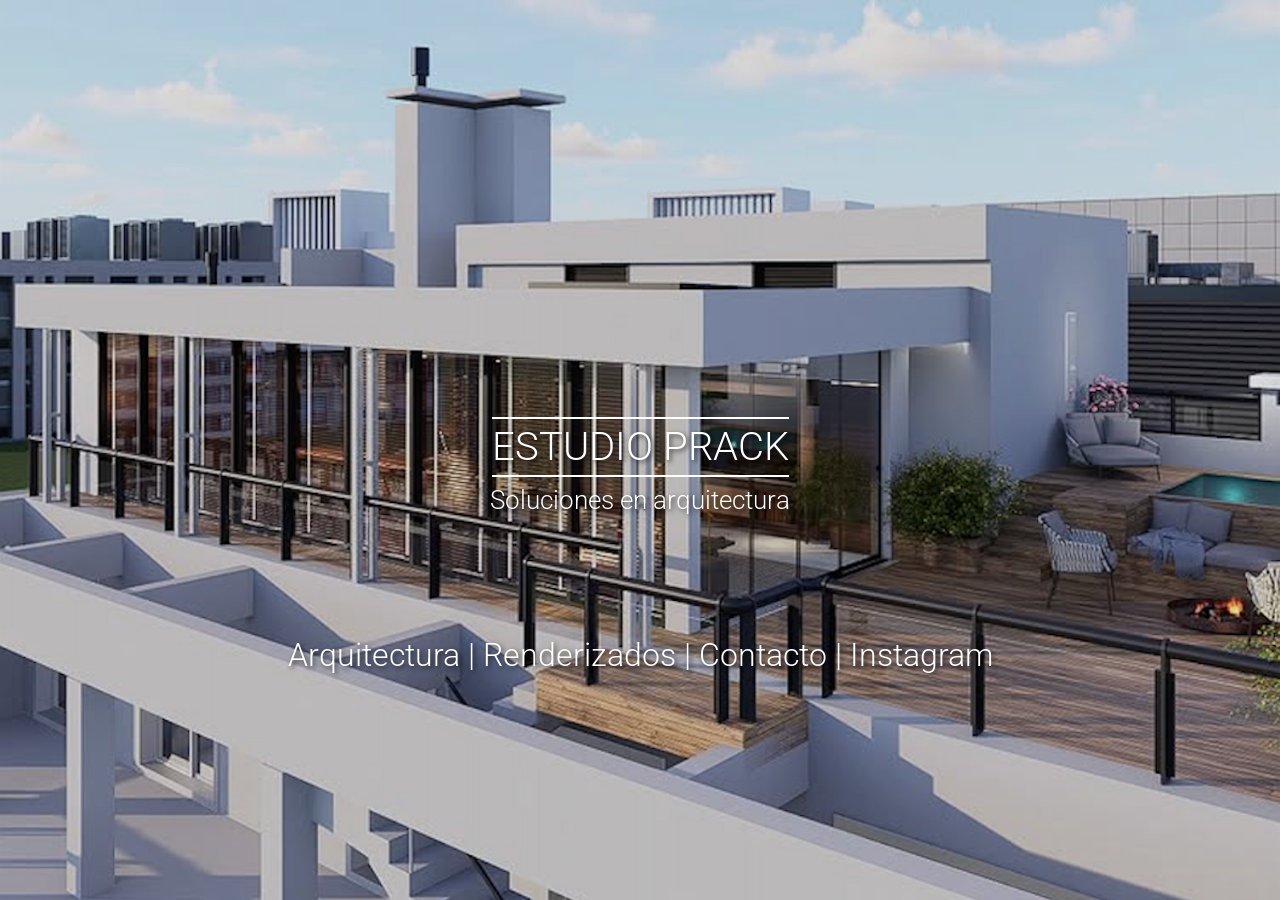
<file: index.html>
<!DOCTYPE html>
<html lang="es">
    <head>
        <meta charset="UTF-8">
        <title>Arquitecto Jorge Prack</title>
        <meta name="description" content="Estudio Prack: arquitectura para empresas y oficinas, interiorismo y renderizados del arquitecto Jorge Prack. Contacto: +54 9 11 4063 9771. Instagram: @prackjorge">
        <meta name="keywords" content="Estudio Prack, Jorge Prack, arquitectura, interiorismo, renderizados, Buenos Aires, contacto,teléfono, email, Instagram">
        <meta name="author" content="Estudio Prack">

        <!-- Bootstrap CSS -->
        <link href="https://cdn.jsdelivr.net/npm/bootstrap@5.3.3/dist/css/bootstrap.min.css" rel="stylesheet">
        <link rel="stylesheet" href="styles.css">
    </head>

    <body class="text-white">
        <!-- Slides -->
        <div id="slides">
            <img src="images/fondo1.png" class="slide visible" alt="Fondo 1">
            <img src="images/fondo2.png" class="slide" alt="Fondo 2">
            <img src="images/fondo3.png" class="slide" alt="Fondo 3">
            <img src="images/fondo4.png" class="slide" alt="Fondo 4">
            <div class="carousel-overlay"></div>
        </div>

        <!-- Texto -->
        <div class="text-white carousel-caption d-none d-md-block">
            <h1 class="text-white lined">ESTUDIO PRACK</h1>
            <h3 class="text-white subtitulo">Soluciones en arquitectura</h3>
            <h2>
                <a href="templates/arquitectura.html" class="text-white custom-link">Arquitectura </a><span class="text-white">|</span>
                <a href="templates/EP_renders.html" class="text-white custom-link">Renderizados </a><span class="text-white">|</span>
                <a href="mailto:estudioprack@gmail.com" class="text-white custom-link">Contacto </a><span class="text-white">|</span>
                <a href="https://instagram.com/prackjorge" target="_blank" class="text-white custom-link">Instagram</a>
            </h2>
        </div>

        <!-- Bootstrap JS -->
        <script src="https://cdn.jsdelivr.net/npm/bootstrap@5.3.3/dist/js/bootstrap.bundle.min.js"></script>

        <!-- Loop Fade JS -->
        <script>
            const slides = document.querySelectorAll('.slide');
            let current = 0;
            const fadeDuration = 4000;  // ms
            const displayDuration = 4000; // ms (tiempo que la foto está completamente visible)

            function showNextSlide() {
                const prev = slides[current];
                current = (current + 1) % slides.length;
                const next = slides[current];

                // Fade out previo
                prev.style.opacity = 0;

                // Fade in siguiente
                next.style.transition = `opacity ${fadeDuration/1000}s linear`;
                next.style.opacity = 1;
            }

            // Inicializa ciclo
            setInterval(showNextSlide, fadeDuration + displayDuration);
        </script>
    </body>
</html>
</file>
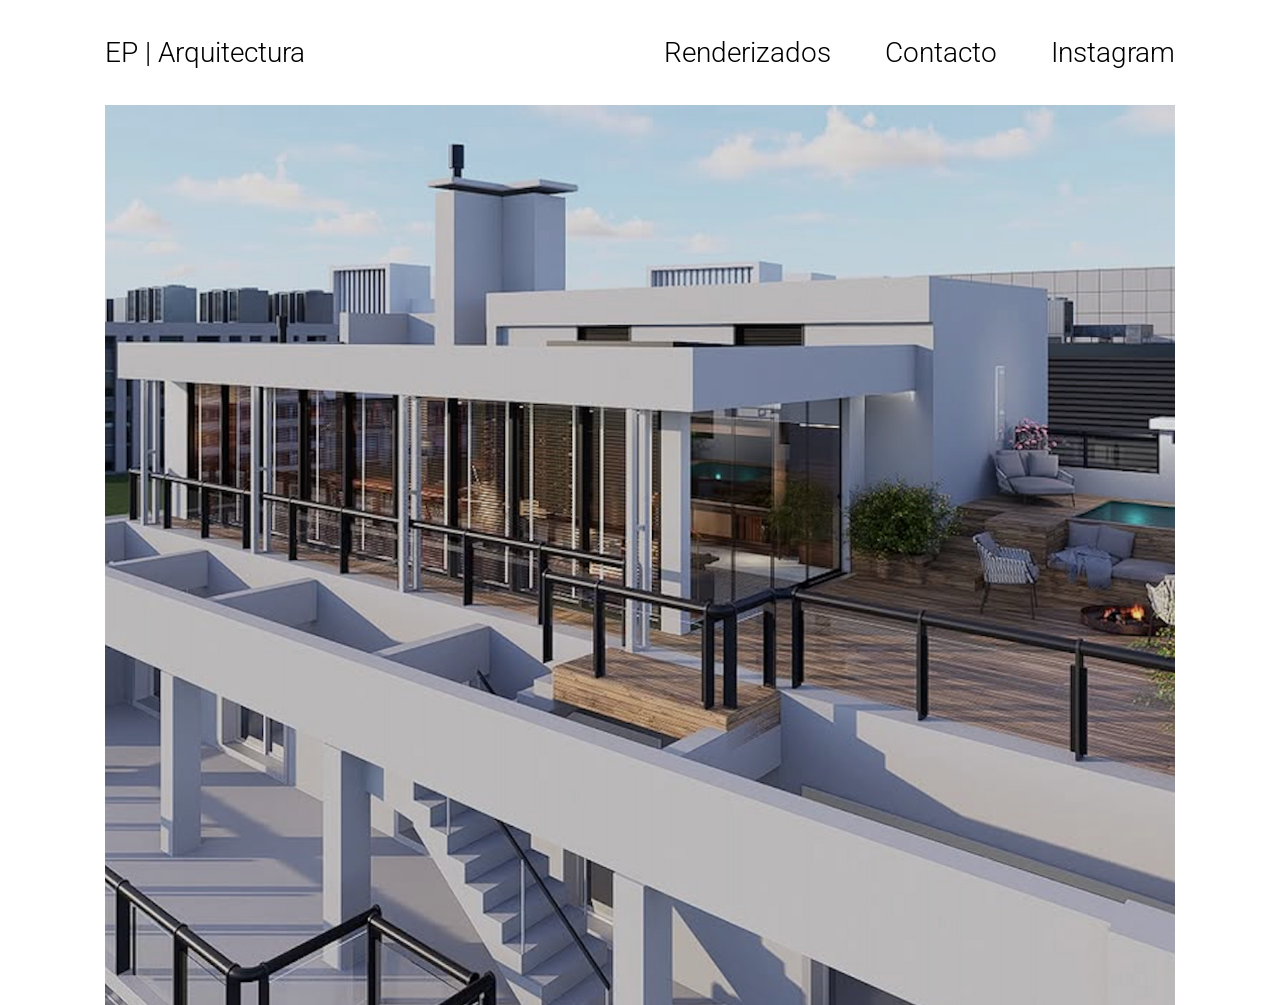
<file: templates/arquitectura.html>
<!DOCTYPE HTML>
<html lang="esp">

    <head>
    <meta charset="UTF-8">
    <title class="lined">Estudio Prack | Arquitectura</title>
    <meta name="description" content="Estudio Prack: arquitectura para empresas y oficinas, interiorismo y renderizados del arquitecto Jorge Prack. Contacto: +54 9 11 4063 9771. Instagram: @prackjorge">
    <meta name="keywords" content="Estudio Prack, Jorge Prack, arquitectura, interiorismo, renderizados, Buenos Aires, contacto,teléfono, email, Instagram">
    <meta name="author" content="Estudio Prack">

    <!-- Bootstrap CSS -->
    <link href="https://cdn.jsdelivr.net/npm/bootstrap@5.3.3/dist/css/bootstrap.min.css" rel="stylesheet">
    <link rel="stylesheet" href="../styles.css">
    </head>

    <body>
        <div class="container-fluid">
        <div class="navbar">
            <h3 class="text-black">EP | Arquitectura</h3>
            <h3>
                <a href="EP_renders.html" class="custom-link-bck">Renderizados</a>&nbsp;&nbsp;
                <a href="mailto:estudioprack@gmail.com" class="custom-link-bck">Contacto</a>&nbsp;&nbsp;
                <a href="https://instagram.com/prackjorge" target="_blank" class="custom-link-bck">Instagram</a>
            </h3>
        </div>
                <!-- Slides -->
        <div id="slides">
            <img src="../images/fondo1.png" class="slide visible" alt="Fondo 1">
            <img src="../images/fondo2.png" class="slide" alt="Fondo 2">
            <img src="../images/fondo3.png" class="slide" alt="Fondo 3">
            <img src="../images/fondo4.png" class="slide" alt="Fondo 4">
            <div class="carousel-overlay"></div>
        </div>

        <!-- Bootstrap JS -->
        <script src="https://cdn.jsdelivr.net/npm/bootstrap@5.3.3/dist/js/bootstrap.bundle.min.js"></script>

        <!-- Loop Fade JS -->
        <script>
            const slides = document.querySelectorAll('.slide');
            let current = 0;
            const fadeDuration = 4000;  // ms
            const displayDuration = 4000; // ms (tiempo que la foto está completamente visible)

            function showNextSlide() {
                const prev = slides[current];
                current = (current + 1) % slides.length;
                const next = slides[current];

                // Fade out previo
                prev.style.opacity = 0;

                // Fade in siguiente
                next.style.transition = `opacity ${fadeDuration/1000}s linear`;
                next.style.opacity = 1;
            }

            // Inicializa ciclo
            setInterval(showNextSlide, fadeDuration + displayDuration);
        </script>
        </div>
    </body>
</html>
</file>
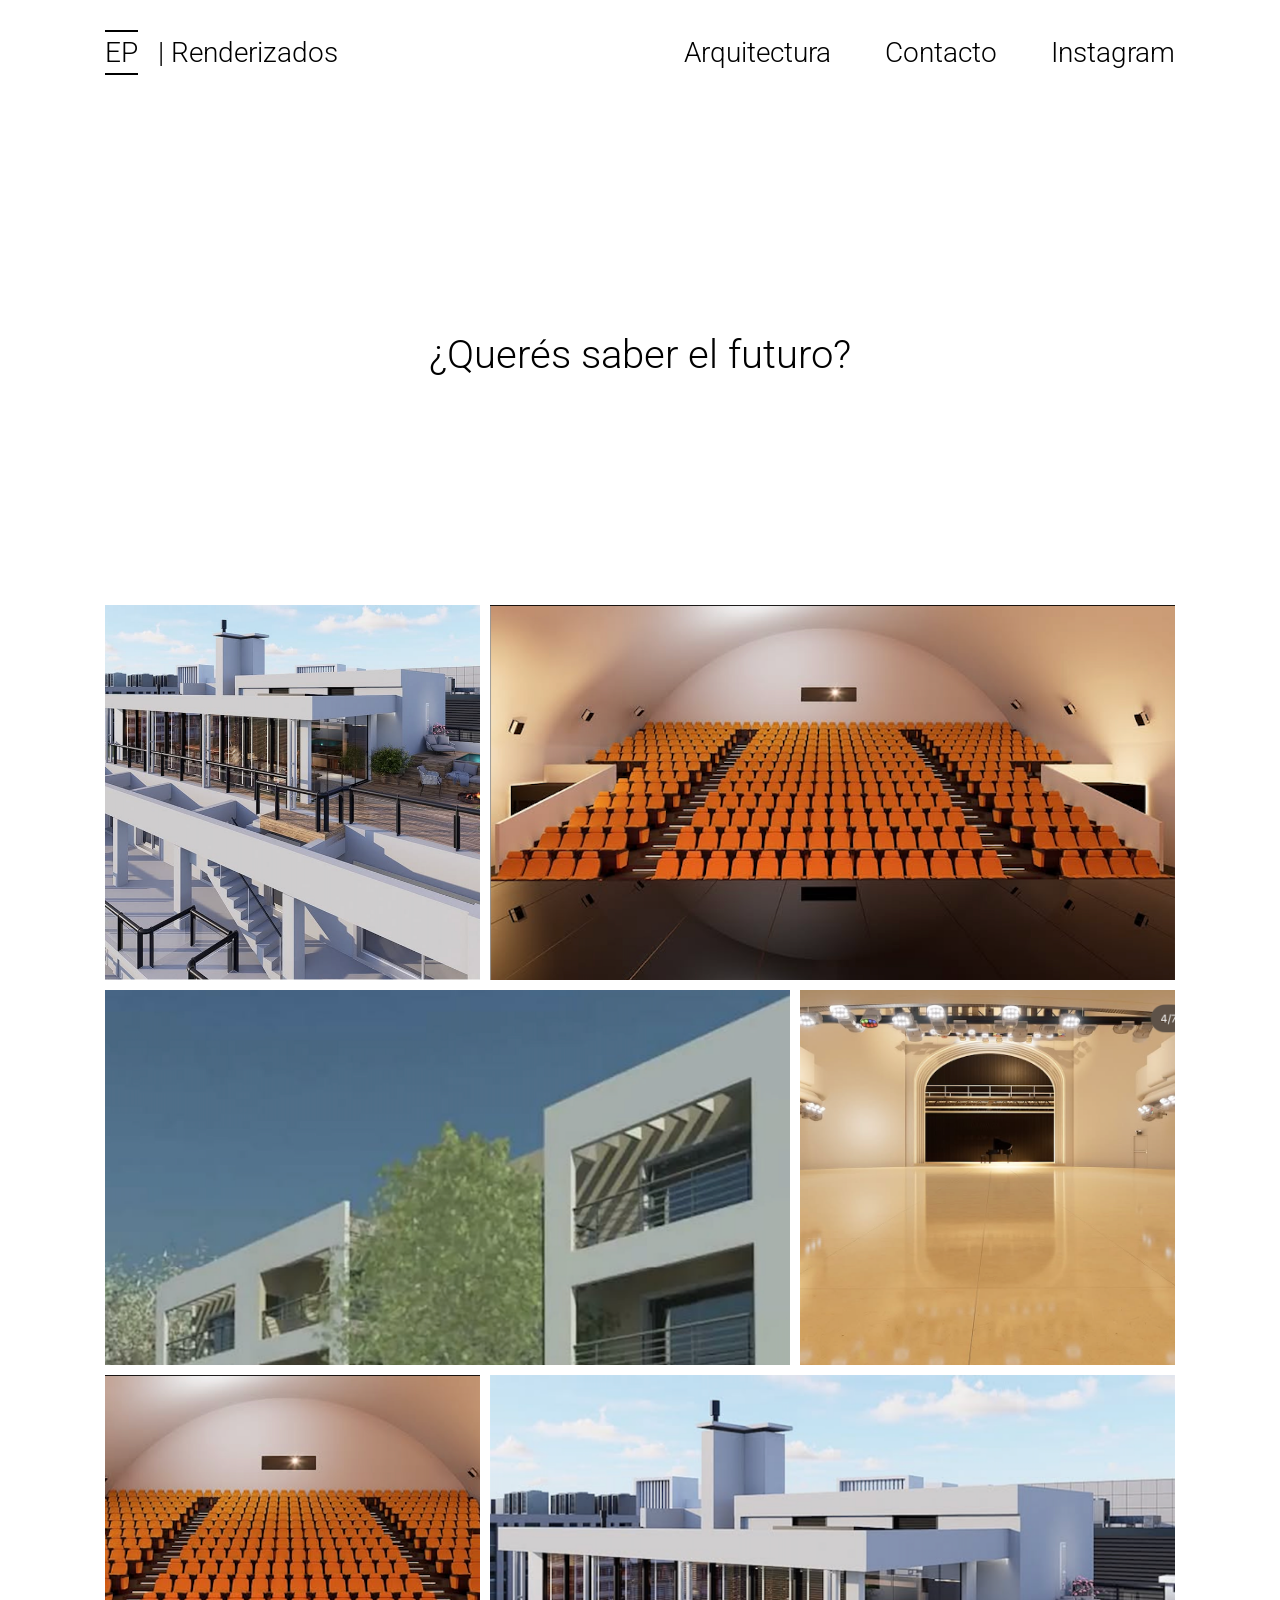
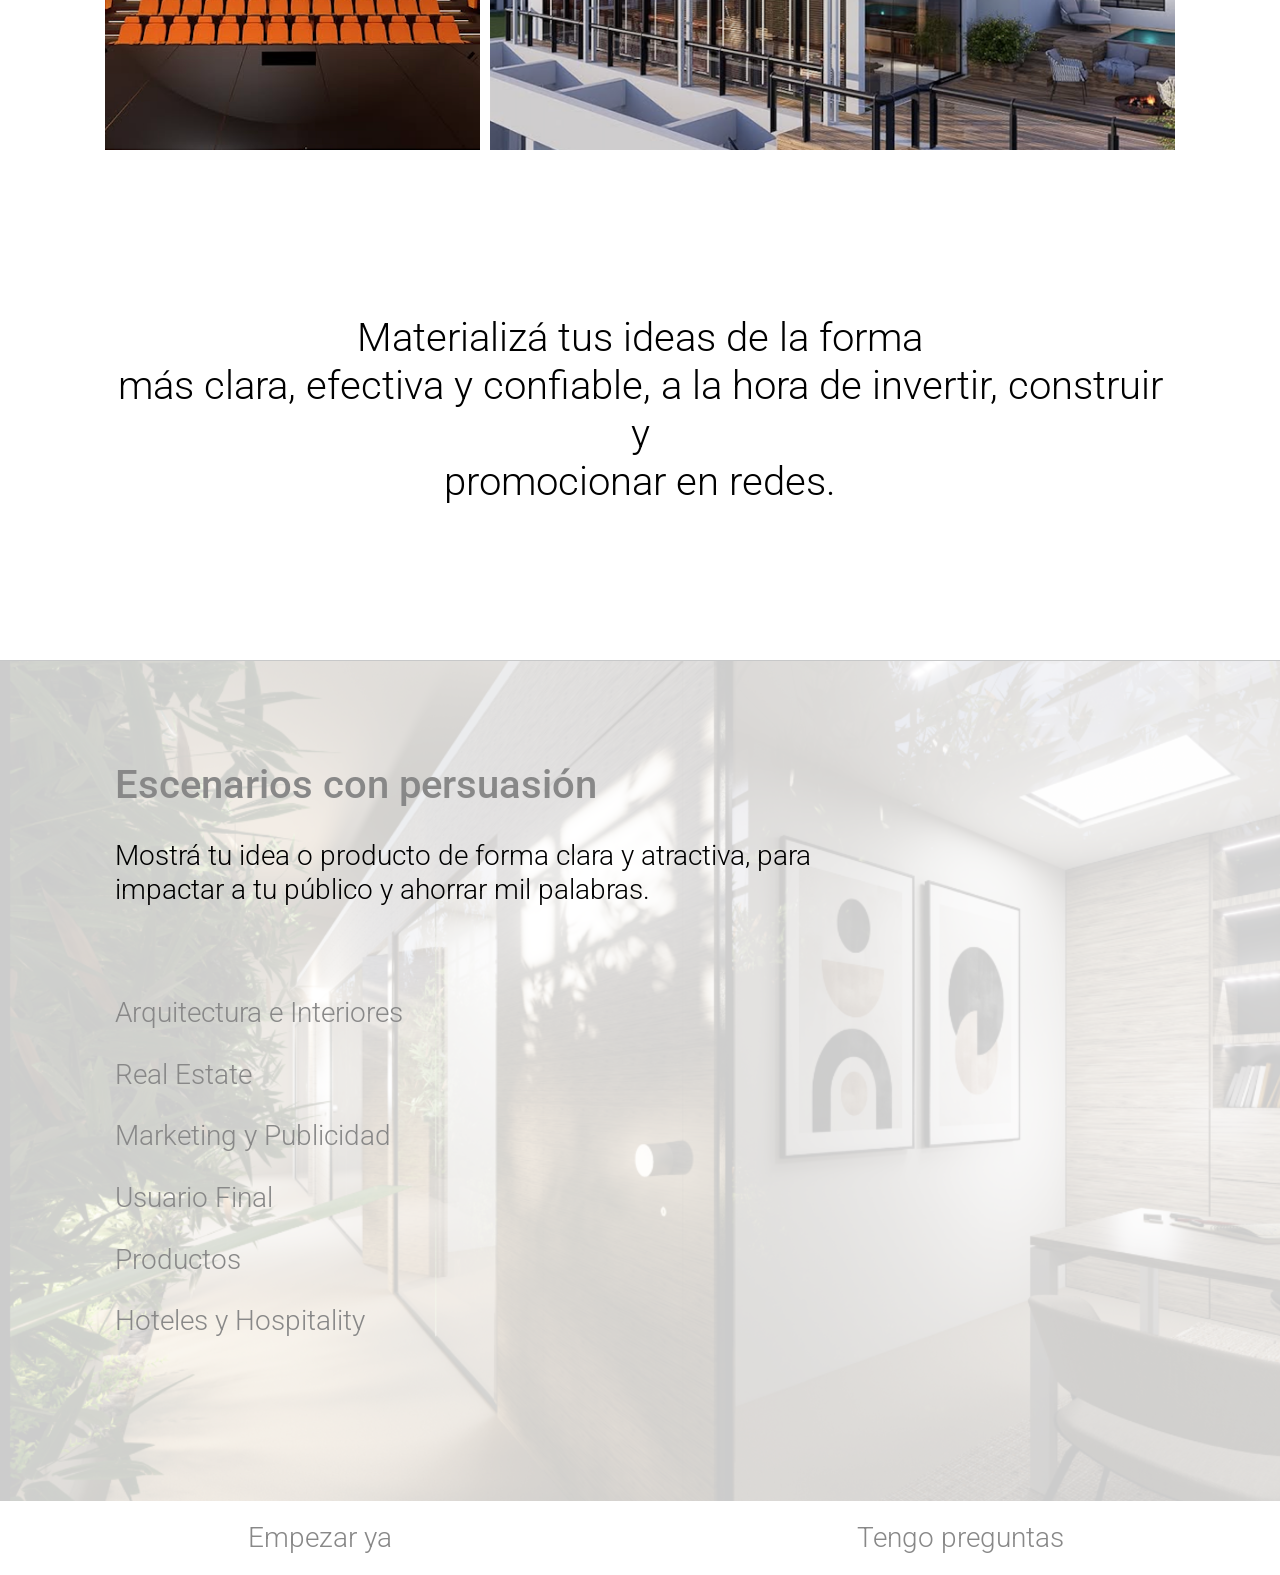
<file: templates/EP_renders.html>
<!DOCTYPE HTML>
<html lang="es">
<head>
    <meta charset="UTF-8">
    <title>Estudio Prack | EP_renders</title>
    <meta name="description" content="Estudio Prack: arquitectura para empresas y oficinas, interiorismo y renderizados del arquitecto Jorge Prack. Contacto: +54 9 11 4063 9771. Instagram: @prackjorge">
    <meta name="keywords" content="Estudio Prack, Jorge Prack, arquitectura, interiorismo, renderizados, Buenos Aires, contacto,teléfono, email, Instagram">
    <meta name="author" content="Estudio Prack">

    <!-- Bootstrap CSS -->
    <link href="https://cdn.jsdelivr.net/npm/bootstrap@5.3.3/dist/css/bootstrap.min.css" rel="stylesheet">
    <link rel="stylesheet" href="../styles.css">
</head>

<body>
    <div class="container-fluid">
        <!-- Navbar -->
        <div class="navbar">
            <h3> <a href="../index.html" class="custom-link-bck linedb">EP</a> | Renderizados </h3>
            <h3 >
                <a href="arquitectura.html"  class="custom-link-bck">Arquitectura</a>&nbsp;&nbsp;
                <a href="mailto:estudioprack@gmail.com"  class="custom-link-bck">Contacto</a>&nbsp;&nbsp;
                <a href="https://instagram.com/prackjorge" target="_blank"  class="custom-link-bck">Instagram</a>
            </h3>
        </div>

        <!-- Subtitle -->
        <div class="subtitle">
            <h1 class="text-black">¿Querés saber el futuro?</h1>
        </div>

        <div class="slider-row">
            <div class="slide2-container">
                <img src="../images/fondo1.png" alt="cuadrado">
            </div>
            <div class="slide3-container">
                <img src="../images/fondo2.png" alt="rectángulo">
            </div>
        </div>
        <div class="slider-row">
            <div class="slide3-container">
                <img src="../images/fondo3.png" alt="rectángulo">
            </div>
            <div class="slide2-container">
                <img src="../images/fondo4.png" alt="cuadrado">
            </div>
        </div>
        <div class="slider-row">
            <div class="slide2-container">
                <img src="../images/fondo2.png" alt="cuadrado">
            </div>
            <div class="slide3-container">
                <img src="../images/fondo1.png" alt="rectángulo">
            </div>
        </div>

        <!-- Content -->
        <div class="subtitle">
            <h1 class="text-black">Materializá tus ideas de la forma </h1>
            <h1 class="text-black">más clara, efectiva y confiable, a la hora de invertir, construir y </h1>
            <h1 class="text-black">promocionar en redes.</h1>
        </div>
    </div>

    <hr>

    <!-- Target -->
    <div class="target-background">
        <div class="subheading"> 
            <h1>Escenarios con persuasión</h1>
            <div class="bajada">
                <h3 class="text-black prueba">Mostrá tu idea o producto de forma clara y atractiva, para impactar a tu público y ahorrar mil palabras.</h3>
            </div>
        </div>
        
        <div class="links-renderizados">
            <div class="target-column">
                <h3><a href="#" class="hover-link" data-text="Ofrecemos una gama amplia de soluciones para que tu proyecto se luzca en presentaciones y currículums vitae: renderizados de plantas, axonometrías y perspectivas que reflejan los brillos y texturas de los materiales elegidos; secuencias fotorealistas, espacio por espacio, transmisores del carácter arquitectónico; interiores vacíos o equipados, y habitados con figuras humanas, vegetación o vehículos, de catálogo y personalizados.">Arquitectura e Interiores</a></h3>
                <h3><a href="#" class="hover-link" data-text="Showrooms virtuales y equipamiento de unidades modelo, adaptados a la visión de tu estrategia de venta; hacé un recorrido fotorealista por la casa, departamento u oficina, existente o aún en construcción. Y equipalo virtualmente con tu estilo favorito, o dejalo por cuenta de nuestros profesionales de la arquitectura y el diseño. Sobre fotografías de terreno, incorporá arquitectura, equipamiento urbano, figuras humanas, vegetación y vehículos, para que tu emprendimiento cobre vida por anticipado.">Real Estate</a></h3>
                <h3><a href="#" class="hover-link" data-text="Campañas visuales que elevan el mensaje a tu audiencia. Mostrá productos, servicios o conceptos con imágenes claras, atractivas y fotorealistas. Construí escenas que transmiten intención, estilo y la coherencia de una imagen corporativa. Integrá marcas, objetos, personas y ambientes para generar piezas potentes en redes, anuncios, presentaciones y acciones creativas. Una herramienta visual para comunicar rápido, preciso y con impacto.">Marketing y Publicidad</a></h3>
                <h3><a href="#" class="hover-link" data-text="Visualizá tus ideas antes de hacerlas realidad. Mirá cómo puede transformarse tu casa, tu baño, tu cocina o cualquier espacio que quieras renovar, y explorá materiales, colores y muebles, sin obras ni gastos. ¿No tenés ideas o las herramientas para encargar tu renderizado? No te preocupes, pedí ayuda a nuestro equipo. Si sos estudiante, potenciá tus entregas con imágenes claras, limpias y profesionales que expliquen tu proyecto en segundos. Una forma simple y directa de ver, decidir y mostrar con claridad.">Usuario Final</a></h3>
                <h3><a href="#" class="hover-link" data-text="Mostrá tu producto con claridad total. Visualizá objetos, dispositivos o piezas antes de fabricarlas. Explorá formas, colores y materiales sin prototipos físicos. Creá imágenes limpias y precisas para presentar ideas, validar diseños o comunicar funciones. Si necesitás mostrar usos, variantes o contextos, generá escenas que expliquen todo en segundos. Un recurso efectivo para diseñar, decidir y mostrar con solidez.">Productos</a></h3>
                <h3><a href="#" class="hover-link" data-text="Seducí a tus futuros huéspedes con imágenes soñadas de tus espacios interiores y exteriores, ideales para promocionarte en redes y piezas gráficas. Visualizá habitaciones, lobbies, amenities, con imágenes claras y atractivas que integran tu arquitectura al paisaje. Explorá estilos, materiales e iluminación, comunicando tu visión de la manera más fiel a tu equipo y a tus clientes antes de invertir. Una solución directa para planear, decidir y presentar con solidez.">Hoteles y Hospitality</a></h3>
            </div>
            <div class="hover-column">
                <div class="hover-box" id="hover-box"></div>
            </div>
        </div>
    </div>


        <div class="botones">
            <h3 class="boton">Empezar ya</h3>
            <h3 class="boton">Tengo preguntas</h3>
        </div>



    <!-- Bootstrap JS -->
    <script src="https://cdn.jsdelivr.net/npm/bootstrap@5.3.3/dist/js/bootstrap.bundle.min.js"></script>

    <!-- Slider Fade JS -->
    <script>


    const hoverBox = document.getElementById('hover-box');

    document.querySelectorAll('.hover-link').forEach(link => {
        link.addEventListener('mouseenter', () => {
            hoverBox.textContent = link.dataset.text;
            hoverBox.style.display = 'block';
        });
        link.addEventListener('mouseleave', () => {
            hoverBox.style.display = 'none';
        });
    });

const links = document.querySelectorAll('.hover-link');
const box = document.getElementById('hover-box');

links.forEach(link => {
  link.addEventListener('mouseenter', () => {
    box.textContent = link.getAttribute('data-text');
    box.style.display = 'block';
  });
  link.addEventListener('mouseleave', () => {
    box.style.display = 'none';
  });
});
    </script>
</body>
</html>
</file>
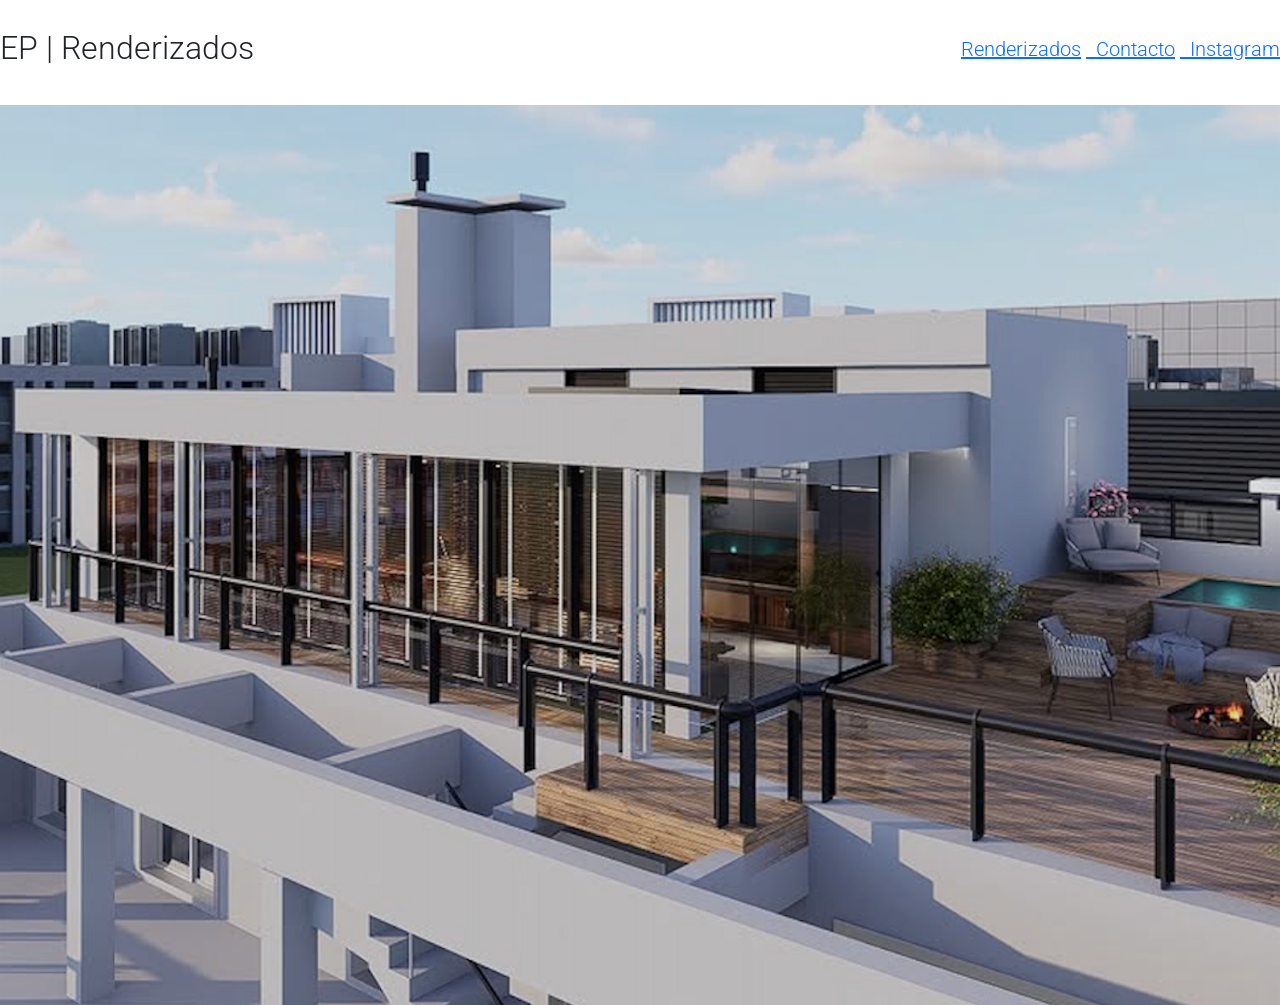
<file: templates/obras.html>
<!DOCTYPE HTML>
<html lang="esp">

    <head>
    <meta charset="UTF-8">
    <title>Estudio Prack | Obras</title>
    <meta name="description" content="Estudio Prack: arquitectura para empresas y oficinas, interiorismo y renderizados del arquitecto Jorge Prack. Contacto: +54 9 11 4063 9771. Instagram: @prackjorge">
    <meta name="keywords" content="Estudio Prack, Jorge Prack, arquitectura, interiorismo, renderizados, Buenos Aires, contacto,teléfono, email, Instagram">
    <meta name="author" content="Estudio Prack">

    <!-- Bootstrap CSS -->
    <link href="https://cdn.jsdelivr.net/npm/bootstrap@5.3.3/dist/css/bootstrap.min.css" rel="stylesheet">
    <link rel="stylesheet" href="../styles.css">
    </head>

    <body>
        <div class="navbar">
        <h2>EP | Renderizados</h2>
            <h5>
                <a href="renderizados.html" class="custom-linkb">Renderizados</a>
                <a href="mailto:estudioprack@gmail.com" class="custom-linkb">&nbsp;&nbsp;Contacto</a>
                <a href="https://instagram.com/prackjorge" target="_blank" class="custom-linkb">&nbsp;&nbsp;Instagram</a>
            </h5>
        </div>
                <!-- Slides -->
        <div id="slides">
            <img src="../images/fondo1.png" class="slide visible" alt="Fondo 1">
            <img src="../images/fondo2.png" class="slide" alt="Fondo 2">
            <img src="../images/fondo3.png" class="slide" alt="Fondo 3">
            <img src="../images/fondo4.png" class="slide" alt="Fondo 4">
            <div class="carousel-overlay"></div>
        </div>

        <!-- Bootstrap JS -->
        <script src="https://cdn.jsdelivr.net/npm/bootstrap@5.3.3/dist/js/bootstrap.bundle.min.js"></script>

        <!-- Loop Fade JS -->
        <script>
            const slides = document.querySelectorAll('.slide');
            let current = 0;
            const fadeDuration = 4000;  // ms
            const displayDuration = 4000; // ms (tiempo que la foto está completamente visible)

            function showNextSlide() {
                const prev = slides[current];
                current = (current + 1) % slides.length;
                const next = slides[current];

                // Fade out previo
                prev.style.opacity = 0;

                // Fade in siguiente
                next.style.transition = `opacity ${fadeDuration/1000}s linear`;
                next.style.opacity = 1;
            }

            // Inicializa ciclo
            setInterval(showNextSlide, fadeDuration + displayDuration);
        </script>
    </body>
</html>
</file>
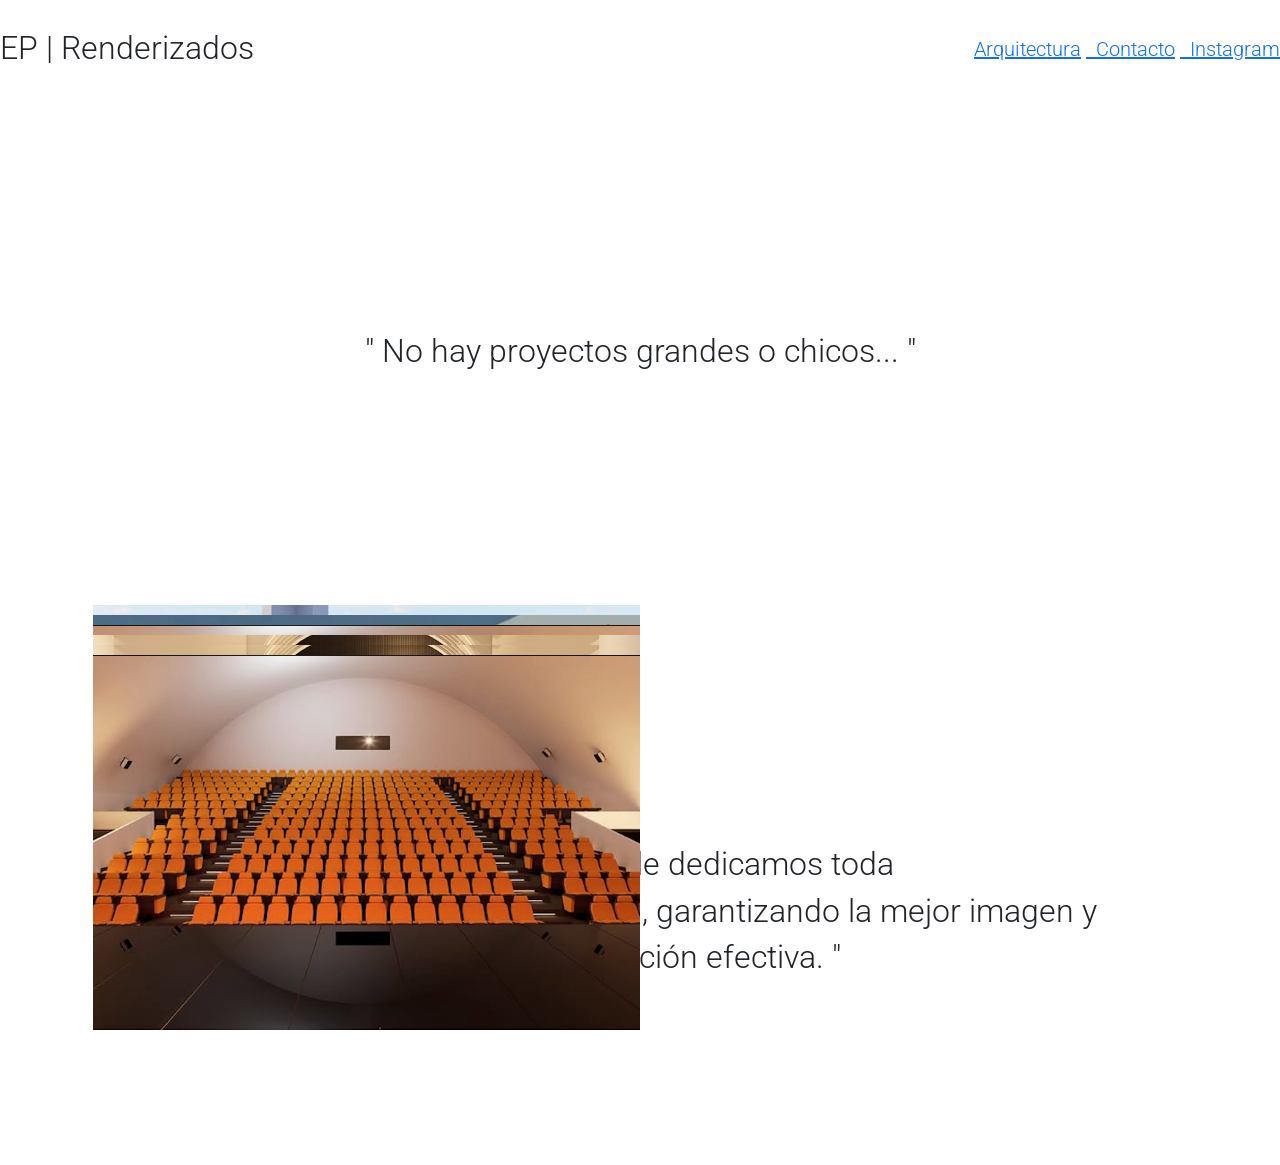
<file: templates/renderizados.html>
<!DOCTYPE HTML>
<html lang="es">
<head>
    <meta charset="UTF-8">
    <title>Estudio Prack | Renderizados</title>
    <meta name="description" content="Estudio Prack: arquitectura para empresas y oficinas, interiorismo y renderizados del arquitecto Jorge Prack. Contacto: +54 9 11 4063 9771. Instagram: @prackjorge">
    <meta name="keywords" content="Estudio Prack, Jorge Prack, arquitectura, interiorismo, renderizados, Buenos Aires, contacto,teléfono, email, Instagram">
    <meta name="author" content="Estudio Prack">

    <!-- Bootstrap CSS -->
    <link href="https://cdn.jsdelivr.net/npm/bootstrap@5.3.3/dist/css/bootstrap.min.css" rel="stylesheet">
    <link rel="stylesheet" href="../styles.css">
</head>

<body>
    <!-- Navbar -->
    <div class="navbar">
        <h2>EP | Renderizados</h2>
        <h5>
            <a href="arquitectura.html" class="custom-linkb">Arquitectura</a>
            <a href="mailto:estudioprack@gmail.com" class="custom-linkb">&nbsp;&nbsp;Contacto</a>
            <a href="https://instagram.com/prackjorge" target="_blank" class="custom-linkb">&nbsp;&nbsp;Instagram</a>
        </h5>
    </div>

    <!-- Subtitle -->
    <div class="subtitle">
        <h2>" No hay proyectos grandes o chicos... "</h2>
    </div>

    <div class="container-fluid">
        <div class="row slider-row">
            <div class="col-md-6 position-relative slider-column">
                <img src="../images/fondo1.png" class="slide2" alt="Render 1">
                <img src="../images/fondo2.png" class="slide2" alt="Render 2">
            </div>
            <div class="col-md-6 position-relative slider-column">
                <img src="../images/fondo3.png" class="slide2" alt="Render 3">
                <img src="../images/fondo4.png" class="slide2" alt="Render 4">
            </div>
        </div>
        <div class="row slider-row">
            <div class="col-md-6 position-relative slider-column">
                <img src="../images/fondo2.png" class="slide2" alt="Render 1">
                <img src="../images/fondo1.png" class="slide2" alt="Render 2">
            </div>
            <div class="col-md-6 position-relative slider-column">
                <img src="../images/fondo4.png" class="slide2" alt="Render 3">
                <img src="../images/fondo3.png" class="slide2" alt="Render 4">
            </div>
        </div>
        <div class="row slider-row">
            <div class="col-md-6 position-relative slider-column">
                <img src="../images/fondo4.png" class="slide2" alt="Render 1">
                <img src="../images/fondo3.png" class="slide2" alt="Render 2">
            </div>
            <div class="col-md-6 position-relative slider-column">
                <img src="../images/fondo2.png" class="slide2" alt="Render 3">
                <img src="../images/fondo1.png" class="slide2" alt="Render 4">
            </div>
        </div>
        <!-- Content -->
        <div class="subtitle">
            <h2>" ... a cada cliente le dedicamos toda</h2>
            <h2>nuestra experiencia y dedicación, garantizando la mejor imagen y</h2>
            <h2>una comunicación efectiva. "</h2>
        </div>
    </div>


    <!-- Bootstrap JS -->
    <script src="https://cdn.jsdelivr.net/npm/bootstrap@5.3.3/dist/js/bootstrap.bundle.min.js"></script>

    <!-- Slider Fade JS -->
    <script>
        const fadeDuration = 1000; // ms
        const displayDuration = 3000; // ms

        document.querySelectorAll('.slider-column').forEach(column => {
            const slides = column.querySelectorAll('.slide2');

            let current = 0;

            slides.forEach((slide, index) => {
                slide.style.position = 'absolute';
                slide.style.top = 0;
                slide.style.left = 0;
                slide.style.width = '100%';
                slide.style.opacity = index === 0 ? 1 : 0;
                slide.style.transition = `opacity ${fadeDuration/1000}s linear`;
            });

            setInterval(() => {
                slides[current].style.opacity = 0;
                current = (current + 1) % slides.length;
                slides[current].style.opacity = 1;
            }, fadeDuration + displayDuration);
        });
    </script>
</body>
</html>
</file>
<file: styles.css>
@import url('https://fonts.googleapis.com/css2?family=Roboto:wght@300;500&display=swap');

/* Global reset */
* {
  margin: 0;
  padding: 0;
  box-sizing: border-box; /* Ensures consistency in dimensions */
}

:root {
  --white-rgb: 255,255,255;
  --white: #ffffff;
  --medium-gray: #888888;
  --black: #000000;
  --black-rgb: 0,0,0;
}

body, html {
  height: 100%;
  padding: 0;
  margin: 0;
  text-align: center;
}

body, html, h1, h2, h3, h5 {
  font-family: 'Roboto', sans-serif;
  font-weight: 300;
}

h1 {
  font-weight: 500;
}
/* INDEX */
/* Contenedor de slides */
#slides {
  position: relative;
  width: 100%;
  height: 100vh; /* Usar viewport height real */
  overflow: hidden; /* recorta abajo */
  /*border: 0px solid purple;*/
}

/* Slides individuales */
.slide {
  position: absolute;
  top: 0;
  left: 0;
  width: 100%;
  height: 100%;
  object-fit: cover;
  object-position: top; /* siempre mostrar borde superior */
  opacity: 0;
  transition: opacity 4s linear; /* fade-in / fade-out */
  transform: none; /* evita cualquier escala residual */
}

.slide.visible {
  opacity: 1;
}

/* Overlay */
.carousel-overlay {
  position: absolute;
  top: 0;
  left: 0;
  width: 100%;
  height: 100%;
  background: rgba(var(--black-rgb), 0.1);
  pointer-events: none;
  /*border: 0px solid purple;*/
}

.text-white {
  color: var(--white);
  font-weight: 300;
  /*border: 0px solid purple;*/
}

.carousel-caption {
  position: absolute;
  top: 62%;
  left: 50%;
  transform: translate(-50%, -50%);
  width: 768px;
  min-height: 200px;
  display: flex;
  flex-direction: column;
  justify-content: center;   /* centra vertical */
  align-items: center;       /* centra horizontal */
  text-align: center;
  gap: 12px;                 /* espacio entre h1, h2 y links */
  text-shadow: 2px 2px 5px rgba(var(--black-rgb), 0.7);
  /*border: 0px solid white;*/
}

/* quitar márgenes por defecto y usar gap para separación */
.carousel-caption h1,
.carousel-caption h2 {
  gap: 12px;
  /*border: 0px solid white;*/
}

.carousel-caption h2 {
  margin: 120px 0 0 0;
  /*border: 0px solid white;*/
}

.lined {
  display: inline-block;
  border-top: 2px solid var(--white);
  border-bottom: 2px solid var(--white);
  padding: 4px 0;
}

.subtitulo {
  display: block;
  text-align: center;
  font-size: 1.6rem;
  padding: 0 0 0 0;
  /*border: 0px solid purple;*/
}

/* Aplica directamente al <a> con clase custom-link */
a.custom-link {
  text-decoration: none;
  /*border: 0px solid purple;*/
}

/* Hover sobre el enlace */
a.custom-link:hover {
  text-decoration: underline;
  text-decoration-style: dotted;
  text-underline-offset: 9px;
  text-decoration-color: var(--white);
}





/* ARQUITECTURA / RENDERIZADOS */
.container-fluid {
padding: 0 105px 0 105px;

/*border:  1px solid purple;*/
}

.text-black {
  color: var(--black);
  font-weight: 300;
  height: auto;
  /*border: 1px solid green;*/
}

/* Navbar */
.navbar,
.navbar h3, 
.subtitle {
  display: flex;
  align-items: center;
}

.navbar {
  justify-content: space-between;
  width: 100%;
  height: 105px;

  /*border: 1px solid blue;*/
}
.navbar h3 {
  gap: 20px;
  margin: 0;
  padding: 0;
  white-space: nowrap;
  color: var(--black);
}
.linedb {
  display: inline-block;
  border-top: 2px solid var(--black);
  border-bottom: 2px solid var(--black);
  padding: 4px 0;
}
a.custom-link-bck {
  text-decoration: none;
  color: var(--black);
  font-weight: 300;

  /*border: 1px solid green;*/
}
a.custom-link-bck:hover {
  text-decoration: underline;
  text-decoration-style: dotted;
  text-underline-offset: 12px;
  text-decoration-color: var(--black);
}

.subtitle {
  display: flex;               /* usamos flex para centrar vertical */
  flex-direction: column;      /* apilar h1 uno debajo del otro */
  justify-content: center;     /* centra verticalmente */
  align-items: center;         /* centra horizontalmente */
  height: 500px;               /* altura fija */
  padding: 0;
}

.subtitle h1 {
  margin: 0;
  line-height: 1.2;            /* separación normal entre líneas */
  text-align: center;
}

/* Slides */
.col-md-6 {
  position: relative;
  /*height: 400px;*/
}

.slider-row {
  display: flex;
  gap: 0px; /* espacio entre fotos */
  margin-bottom: 20px; /* espacio entre hileras */
}

.slide2 {
  width: 375px;
  height: 375px;
  object-fit: cover;
}

.slide3 {
  flex: 1;        /* ocupa todo el espacio restante */
  height: 375px;
  object-fit: cover;
}

/* Target */
.target-background {
    padding: 100px 100px; /* top 30px, right 15px, bottom 0, left 15px */
    background-image: url("images/fondo5.png");
    background-size: cover;
    background-position: center;
    background-repeat: no-repeat;
    position: relative;
    height: 840px;
}
.target-background::before {
  content: "";
  position: absolute;
  top: 0; left: 0; right: 0; bottom: 0;
  background-color: rgba(255,255,255,0.8);
  z-index: 1;
}
.target-background > * {
  position: relative;
  z-index: 2;
}

/* Subheading */
.subheading {
  margin: 0;
  position: relative; /* asegura que z-index funcione */
  z-index: 2;
}

.subheading h1 {
  font-family: 'Roboto', sans-serif;
  font-weight: 500;
  color: var(--medium-gray);
}

.subheading h1,
.subheading h3 {
  text-align: left;
  margin: 0 15px;  /* controla márgenes innecesarios */
  position: relative;
  z-index: 2;
}

.subheading h3.prueba {
  margin: 30px 0;
  padding: 0;
}

/* Links renderizados */
.links-renderizados {
  display: flex;
  flex-direction: row;
  align-items: flex-start;
  justify-content: flex-start;
  gap: 20px;
  padding: 60px 15px;
}

/* Columns */
.target-column {
  display: flex;
  flex-direction: column;
  align-items: flex-start; /* fuerza alineación a la izquierda */
  gap: 20px;
}

.hover-column {
  position: relative;
  width: 250px;
}

.hover-box {
  position: absolute;
  top: 0;
  left: 100px;
  width: 500px;
  height: auto;
  padding: 0 0 0 30px;
  font-family: 'Roboto';
  font-weight: 300;
  font-size: 1.2rem; /* mismo tamaño que h5/hover-link */
  line-height: 1.7;
  text-align: left;
  background-color: none;
  color: var(--black);
  border-radius: 5px;
  display: none;
  z-index: 10;
  overflow-y: auto;
}

/* hover-link como h5 */
.hover-link {
  color: var(--medium-gray);
  text-decoration: none;
  cursor: pointer;
  font-weight: 300;
  margin: 0;
  padding: 0;
}
.hover-link:hover {
  color: var(--black);
}

/* asegura que SOLO ese h2 con clase .prueba dentro de .subheading reciba el estilo */
.subheading > h3.prueba {
  margin: 0;
  padding: 0;
}

/* Bajada */
.bajada {
  display: flex;
  flex-direction: row;
  max-width: 760px;
  padding: 0 15px;
  /*border: 1px solid red;*/
}

/* Botones */
.botones {
  display: flex;
}

.boton {
  flex: 1;
  text-align: center;
  color: var(--medium-gray);
  background-color: var(--white);
  font-weight: 300;
  padding: 20px 0;
  cursor: pointer;
  margin: 0;           /* quita el margen del h2 */
  /*border-right: 1px solid black;  /* quita separación entre botones */
  box-sizing: border-box;  /* incluye border en el ancho */
  /*border: 1px solid black; /* opcional */
}

.boton:last-child {
  /*border-left: 1px solid black; /* para que el borde final quede */
}

.boton:hover {
  color: var(--black);
  border: 1px dashed var(--black);
}

hr {
    margin: 0;
    padding: 0;
}

/* Contenedores de imágenes */
.slide2-container {
width: 375px;          /* cuadrado */
height: 375px;
overflow: hidden;      /* mantiene la caja fija */
flex-shrink: 0;
/*border: 2px solid orange;*/
}

.slide3-container {
flex: 1;               /* ocupa el resto del ancho */
height: 375px;
overflow: hidden;
flex-shrink: 0;

/*border: 2px solid orange;*/
}

/* Filas de la grilla */
.slider-row {
display: flex;
gap: 10px;             /* espacio entre cajas */
margin-bottom: 10px;   /* espacio entre hileras */
}

/* Imágenes dentro de los contenedores */
.slide2-container img,
.slide3-container img {
width: 100%;
height: 100%;
object-fit: cover;
object-position: top;
transition: transform 0.5s ease;
}

/* Zoom al pasar el mouse */
.slide2-container:hover img,
.slide3-container:hover img {
transform: scale(1.05); /* zoom interno sin alterar la caja */
}
</file>
